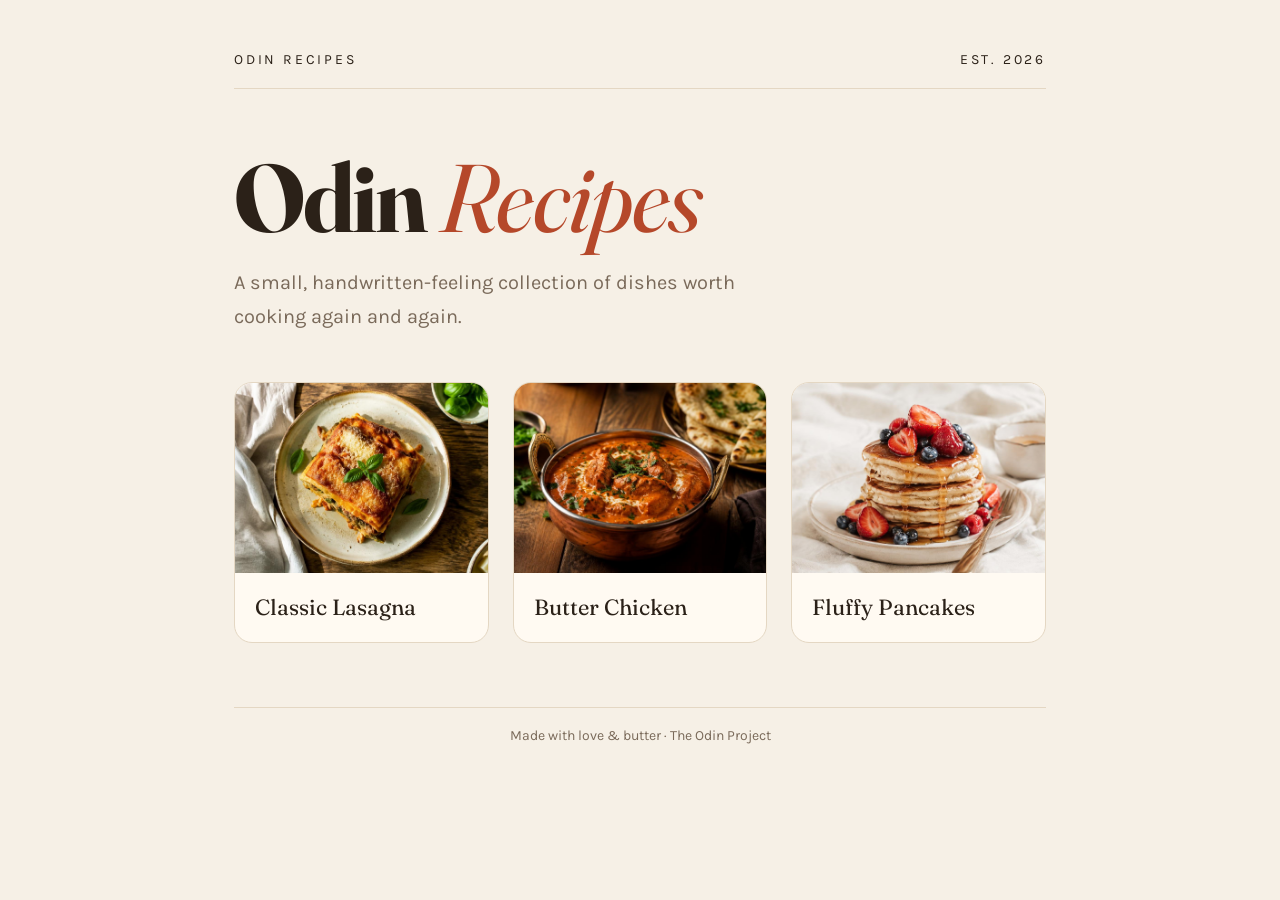
<file: index.html>
<!DOCTYPE html>
<html lang="en">
<head>
  <meta charset="UTF-8">
  <meta name="viewport" content="width=device-width, initial-scale=1.0">
  <title>Odin Recipes</title>
  <link rel="stylesheet" href="style.css">
</head>
<body>
  <div class="wrap">
    <nav class="top"><a href="index.html">Odin Recipes</a><span>Est. 2026</span></nav>
    <h1>Odin <em>Recipes</em></h1>
    <p class="lede">A small, handwritten-feeling collection of dishes worth cooking again and again.</p>
    <ul class="recipes">
      <li><a href="recipes/lasagna.html"><img src="images/lasagna.jpg" alt="Classic Lasagna"><span>Classic Lasagna</span></a></li>
      <li><a href="recipes/butter-chicken.html"><img src="images/butter-chicken.jpg" alt="Butter Chicken"><span>Butter Chicken</span></a></li>
      <li><a href="recipes/pancakes.html"><img src="images/pancakes.jpg" alt="Fluffy Pancakes"><span>Fluffy Pancakes</span></a></li>
    </ul>
    <footer>Made with love &amp; butter · The Odin Project</footer>
  </div>
</body>
</html>
</file>
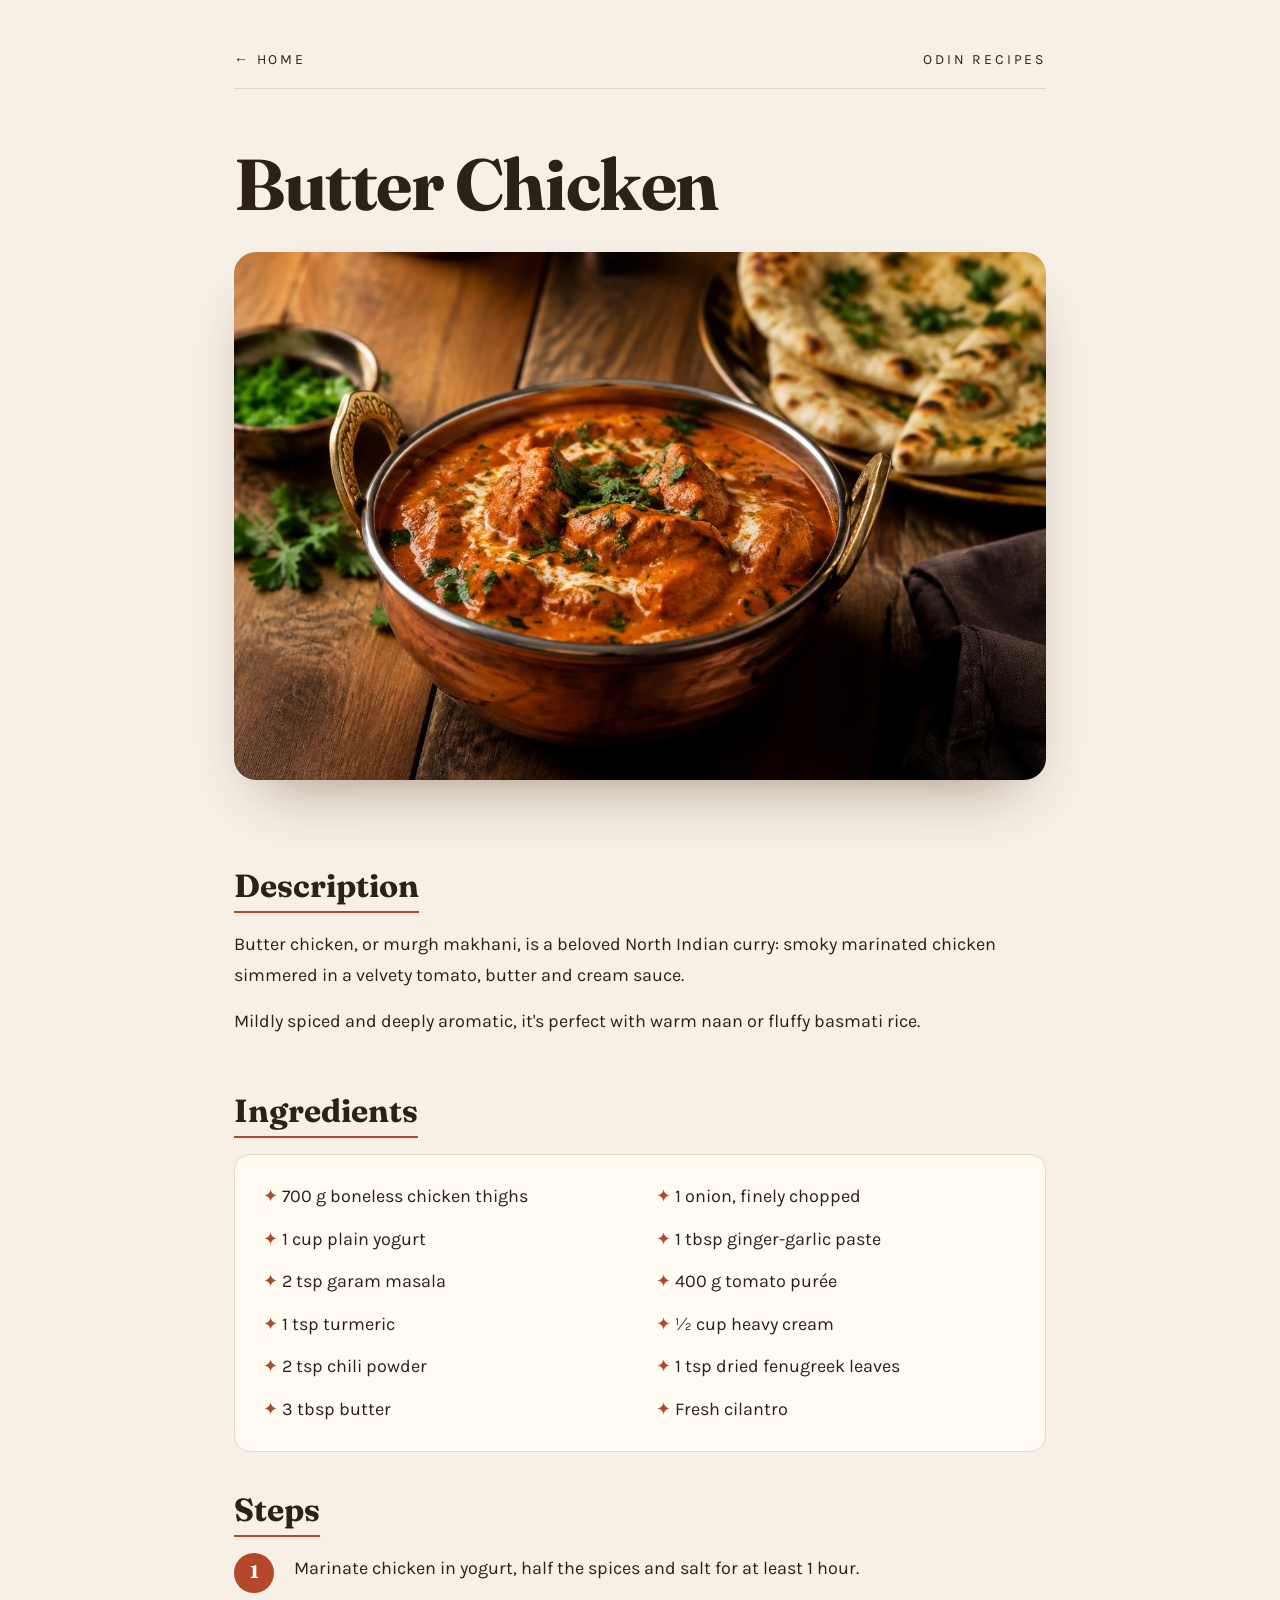
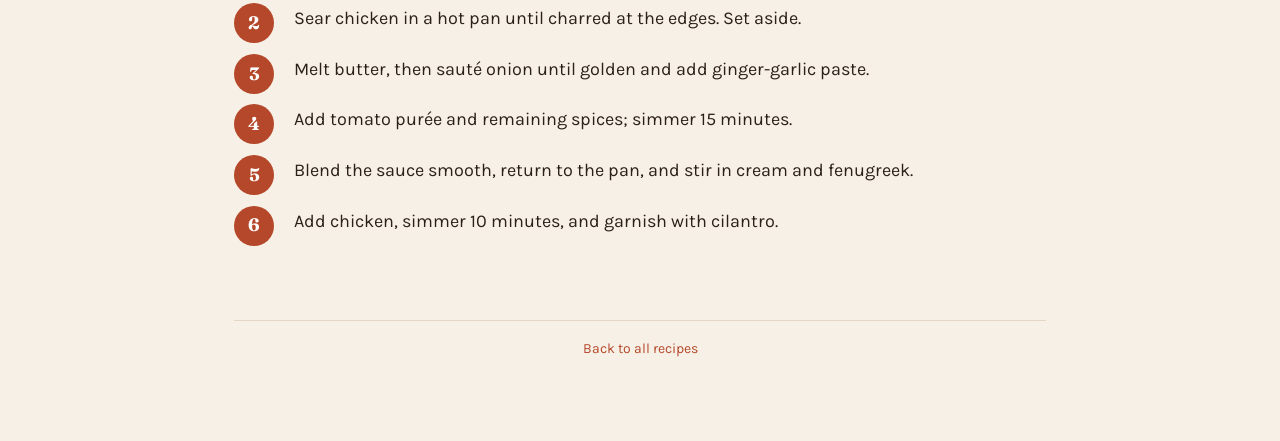
<file: recipes/butter-chicken.html>
<!DOCTYPE html>
<html lang="en">
<head>
  <meta charset="UTF-8">
  <meta name="viewport" content="width=device-width, initial-scale=1.0">
  <title>Butter Chicken | Odin Recipes</title>
  <link rel="stylesheet" href="../style.css">
</head>
<body>
  <div class="wrap recipe">
    <nav class="top"><a href="../index.html">← Home</a><span>Odin Recipes</span></nav>
    <h1>Butter Chicken</h1>
    <img class="hero" src="../images/butter-chicken.jpg" alt="Butter Chicken">
    <h2>Description</h2>
      <p>Butter chicken, or murgh makhani, is a beloved North Indian curry: smoky marinated chicken simmered in a velvety tomato, butter and cream sauce.</p>
      <p>Mildly spiced and deeply aromatic, it's perfect with warm naan or fluffy basmati rice.</p>
    <h2>Ingredients</h2>
    <ul>
      <li>700 g boneless chicken thighs</li>
      <li>1 cup plain yogurt</li>
      <li>2 tsp garam masala</li>
      <li>1 tsp turmeric</li>
      <li>2 tsp chili powder</li>
      <li>3 tbsp butter</li>
      <li>1 onion, finely chopped</li>
      <li>1 tbsp ginger-garlic paste</li>
      <li>400 g tomato purée</li>
      <li>½ cup heavy cream</li>
      <li>1 tsp dried fenugreek leaves</li>
      <li>Fresh cilantro</li>
    </ul>
    <h2>Steps</h2>
    <ol>
      <li>Marinate chicken in yogurt, half the spices and salt for at least 1 hour.</li>
      <li>Sear chicken in a hot pan until charred at the edges. Set aside.</li>
      <li>Melt butter, then sauté onion until golden and add ginger-garlic paste.</li>
      <li>Add tomato purée and remaining spices; simmer 15 minutes.</li>
      <li>Blend the sauce smooth, return to the pan, and stir in cream and fenugreek.</li>
      <li>Add chicken, simmer 10 minutes, and garnish with cilantro.</li>
    </ol>
    <footer><a href="../index.html">Back to all recipes</a></footer>
  </div>
</body>
</html>
</file>
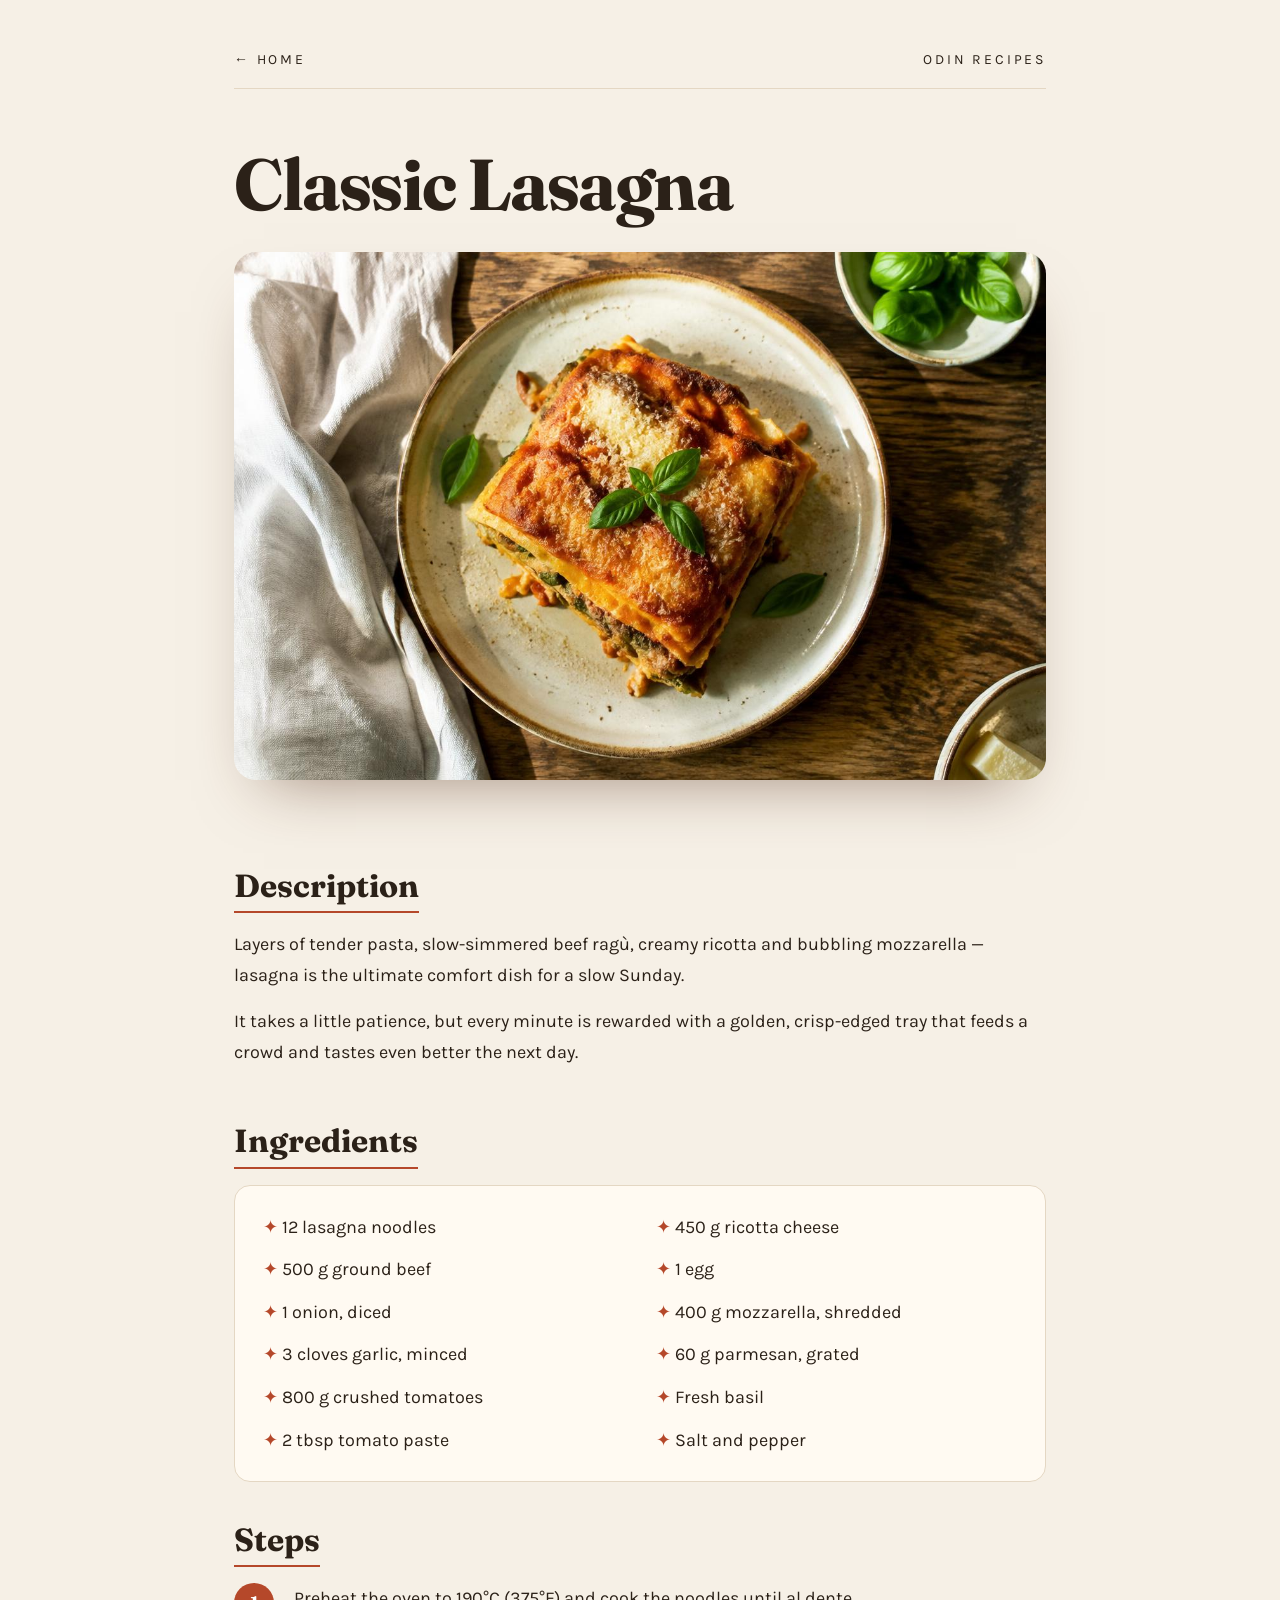
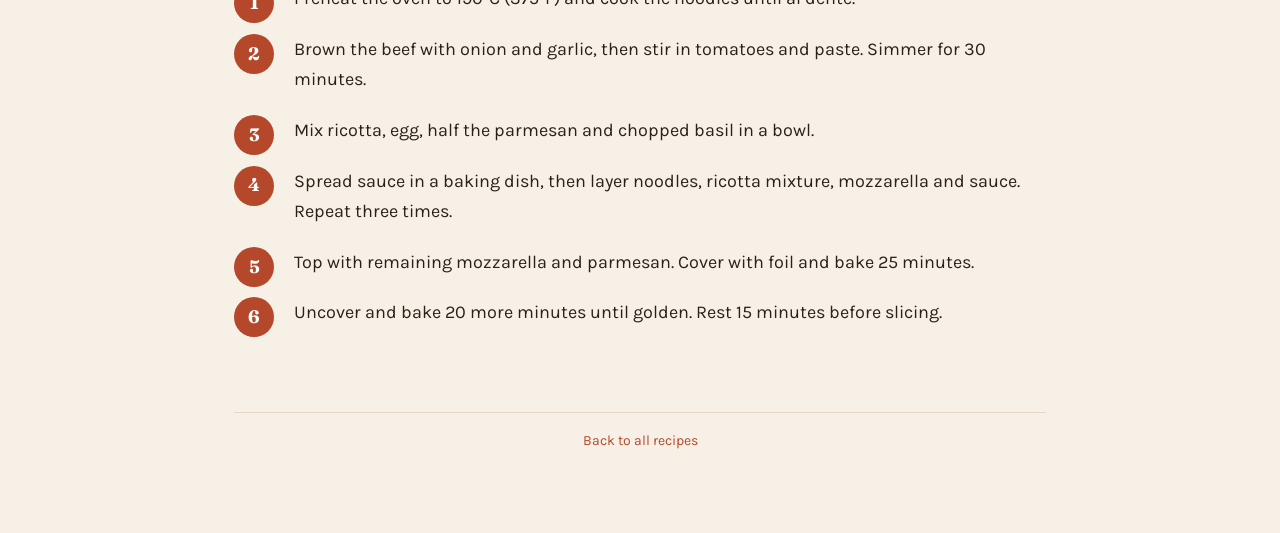
<file: recipes/lasagna.html>
<!DOCTYPE html>
<html lang="en">
<head>
  <meta charset="UTF-8">
  <meta name="viewport" content="width=device-width, initial-scale=1.0">
  <title>Classic Lasagna | Odin Recipes</title>
  <link rel="stylesheet" href="../style.css">
</head>
<body>
  <div class="wrap recipe">
    <nav class="top"><a href="../index.html">← Home</a><span>Odin Recipes</span></nav>
    <h1>Classic Lasagna</h1>
    <img class="hero" src="../images/lasagna.jpg" alt="Classic Lasagna">
    <h2>Description</h2>
      <p>Layers of tender pasta, slow-simmered beef ragù, creamy ricotta and bubbling mozzarella — lasagna is the ultimate comfort dish for a slow Sunday.</p>
      <p>It takes a little patience, but every minute is rewarded with a golden, crisp-edged tray that feeds a crowd and tastes even better the next day.</p>
    <h2>Ingredients</h2>
    <ul>
      <li>12 lasagna noodles</li>
      <li>500 g ground beef</li>
      <li>1 onion, diced</li>
      <li>3 cloves garlic, minced</li>
      <li>800 g crushed tomatoes</li>
      <li>2 tbsp tomato paste</li>
      <li>450 g ricotta cheese</li>
      <li>1 egg</li>
      <li>400 g mozzarella, shredded</li>
      <li>60 g parmesan, grated</li>
      <li>Fresh basil</li>
      <li>Salt and pepper</li>
    </ul>
    <h2>Steps</h2>
    <ol>
      <li>Preheat the oven to 190°C (375°F) and cook the noodles until al dente.</li>
      <li>Brown the beef with onion and garlic, then stir in tomatoes and paste. Simmer for 30 minutes.</li>
      <li>Mix ricotta, egg, half the parmesan and chopped basil in a bowl.</li>
      <li>Spread sauce in a baking dish, then layer noodles, ricotta mixture, mozzarella and sauce. Repeat three times.</li>
      <li>Top with remaining mozzarella and parmesan. Cover with foil and bake 25 minutes.</li>
      <li>Uncover and bake 20 more minutes until golden. Rest 15 minutes before slicing.</li>
    </ol>
    <footer><a href="../index.html">Back to all recipes</a></footer>
  </div>
</body>
</html>
</file>
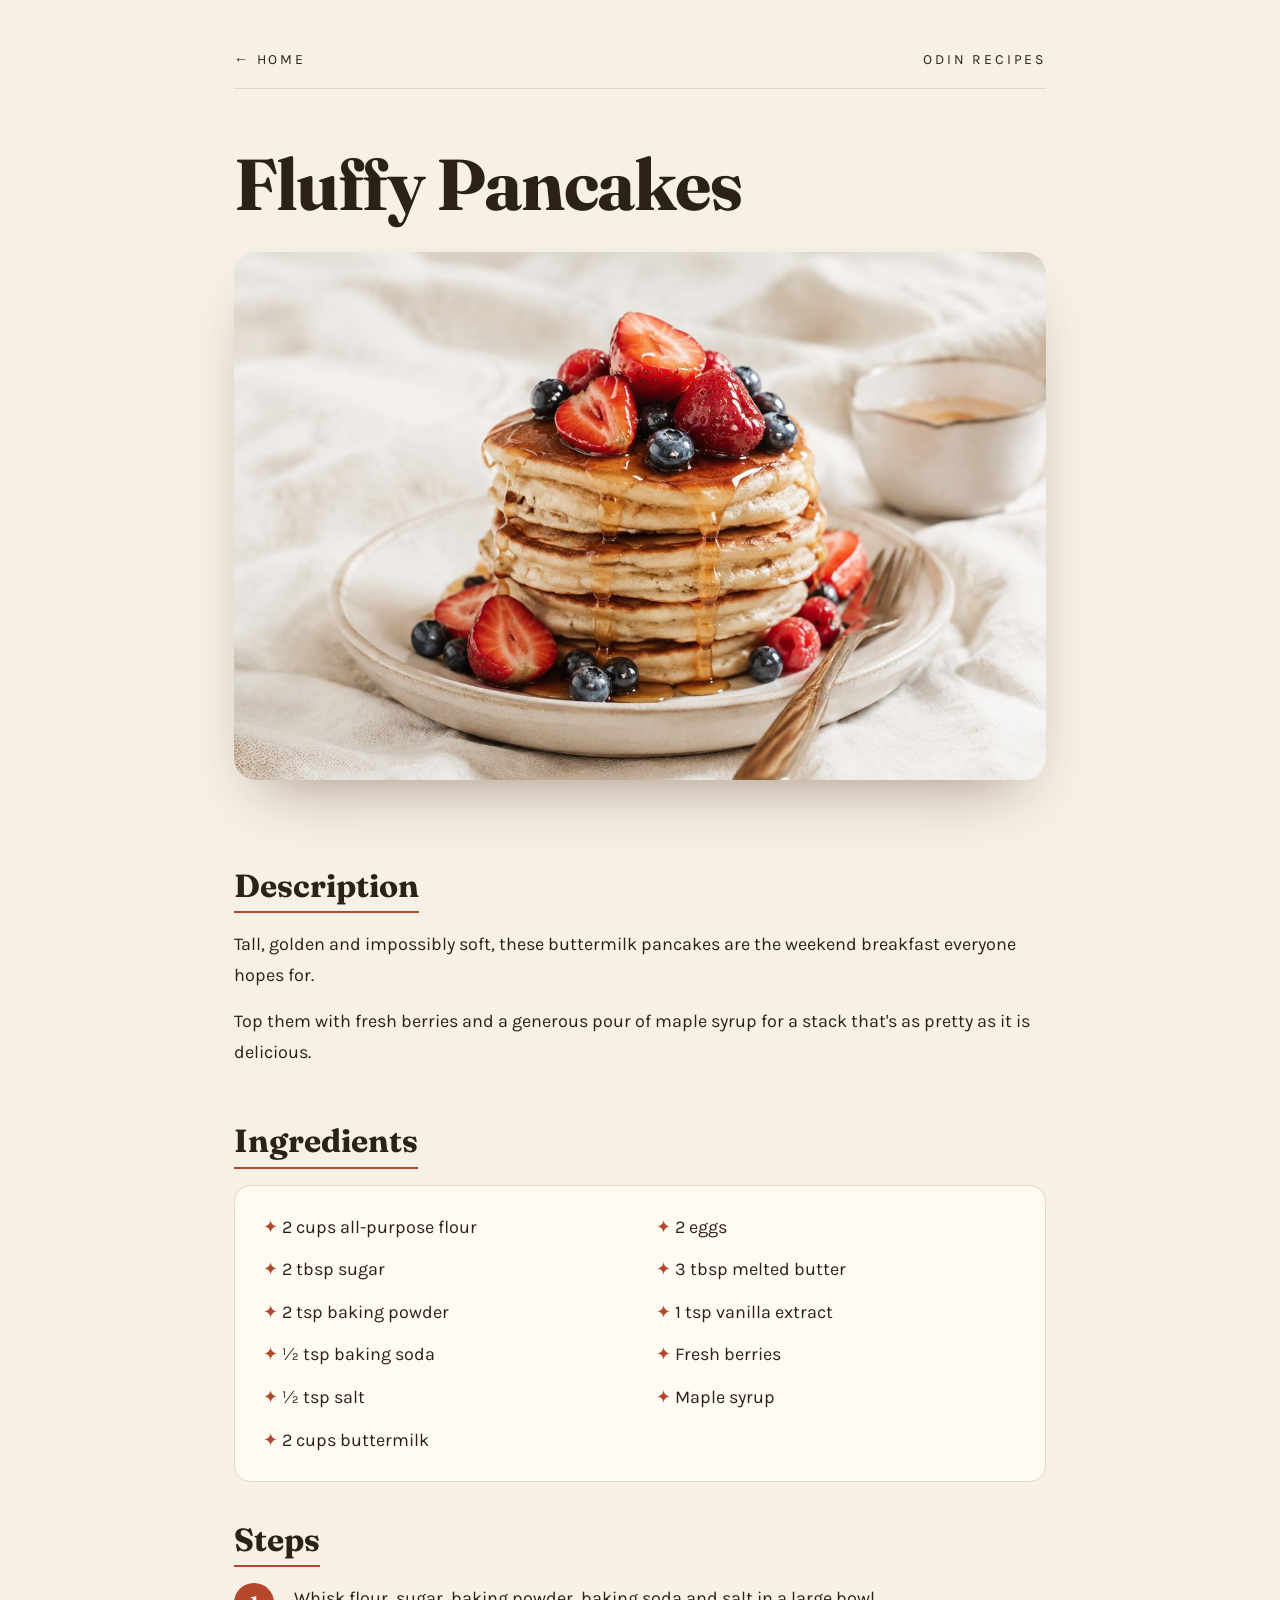
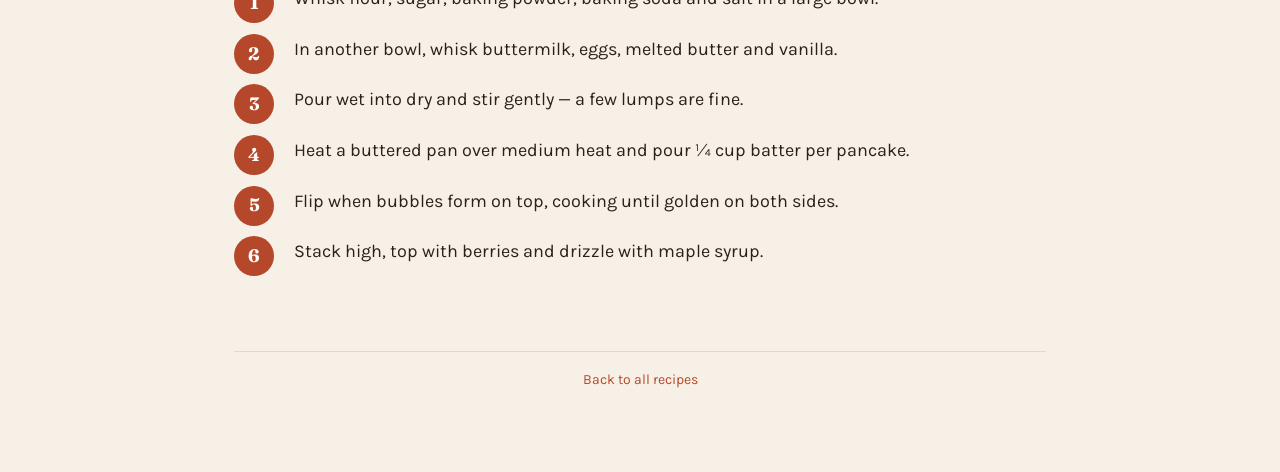
<file: recipes/pancakes.html>
<!DOCTYPE html>
<html lang="en">
<head>
  <meta charset="UTF-8">
  <meta name="viewport" content="width=device-width, initial-scale=1.0">
  <title>Fluffy Pancakes | Odin Recipes</title>
  <link rel="stylesheet" href="../style.css">
</head>
<body>
  <div class="wrap recipe">
    <nav class="top"><a href="../index.html">← Home</a><span>Odin Recipes</span></nav>
    <h1>Fluffy Pancakes</h1>
    <img class="hero" src="../images/pancakes.jpg" alt="Fluffy Pancakes">
    <h2>Description</h2>
      <p>Tall, golden and impossibly soft, these buttermilk pancakes are the weekend breakfast everyone hopes for.</p>
      <p>Top them with fresh berries and a generous pour of maple syrup for a stack that's as pretty as it is delicious.</p>
    <h2>Ingredients</h2>
    <ul>
      <li>2 cups all-purpose flour</li>
      <li>2 tbsp sugar</li>
      <li>2 tsp baking powder</li>
      <li>½ tsp baking soda</li>
      <li>½ tsp salt</li>
      <li>2 cups buttermilk</li>
      <li>2 eggs</li>
      <li>3 tbsp melted butter</li>
      <li>1 tsp vanilla extract</li>
      <li>Fresh berries</li>
      <li>Maple syrup</li>
    </ul>
    <h2>Steps</h2>
    <ol>
      <li>Whisk flour, sugar, baking powder, baking soda and salt in a large bowl.</li>
      <li>In another bowl, whisk buttermilk, eggs, melted butter and vanilla.</li>
      <li>Pour wet into dry and stir gently — a few lumps are fine.</li>
      <li>Heat a buttered pan over medium heat and pour ¼ cup batter per pancake.</li>
      <li>Flip when bubbles form on top, cooking until golden on both sides.</li>
      <li>Stack high, top with berries and drizzle with maple syrup.</li>
    </ol>
    <footer><a href="../index.html">Back to all recipes</a></footer>
  </div>
</body>
</html>
</file>
<file: style.css>
@import url('https://fonts.googleapis.com/css2?family=Fraunces:opsz,wght@9..144,400;9..144,700&family=Karla:wght@400;600&display=swap');
:root{--bg:#f6f0e6;--ink:#2b2118;--muted:#7a6a5a;--accent:#b5482a;--card:#fffaf2;--line:#e4d7c3}
*{box-sizing:border-box;margin:0;padding:0}
body{background:var(--bg);color:var(--ink);font-family:'Karla',sans-serif;line-height:1.7;font-size:18px}
a{color:var(--accent);text-decoration:none}
.wrap{max-width:860px;margin:0 auto;padding:48px 24px 80px}
.top{display:flex;justify-content:space-between;align-items:center;border-bottom:1px solid var(--line);padding-bottom:16px;margin-bottom:56px;font-size:14px;letter-spacing:.2em;text-transform:uppercase}
.top a{color:var(--ink)}.top a:hover{color:var(--accent)}
h1,h2{font-family:'Fraunces',serif;font-weight:700;line-height:1.1}
h1{font-size:clamp(48px,9vw,96px);letter-spacing:-.02em}
h1 em{color:var(--accent);font-style:italic;font-weight:400}
.lede{color:var(--muted);font-size:20px;margin:16px 0 48px;max-width:520px}
.recipes{list-style:none;display:grid;grid-template-columns:repeat(auto-fit,minmax(240px,1fr));gap:24px}
.recipes a{display:block;background:var(--card);border:1px solid var(--line);border-radius:18px;overflow:hidden;color:var(--ink);transition:transform .3s,box-shadow .3s}
.recipes a:hover{transform:translateY(-6px);box-shadow:0 20px 40px -20px rgba(80,40,20,.35)}
.recipes img{width:100%;aspect-ratio:4/3;object-fit:cover;display:block}
.recipes span{display:block;padding:16px 20px;font-family:'Fraunces',serif;font-size:22px}
.recipe h1{font-size:clamp(40px,7vw,72px);margin-bottom:28px}
.hero{width:100%;border-radius:22px;display:block;box-shadow:0 30px 60px -30px rgba(80,40,20,.5);margin-bottom:48px}
.recipe h2{font-size:32px;margin:40px 0 16px;padding-bottom:8px;border-bottom:2px solid var(--accent);display:inline-block}
.recipe p{margin-bottom:16px}
.recipe ul{list-style:none;background:var(--card);border:1px solid var(--line);border-radius:16px;padding:20px 28px;columns:2;column-gap:32px}
.recipe ul li{padding:6px 0;break-inside:avoid}.recipe ul li::before{content:"✦ ";color:var(--accent)}
.recipe ol{counter-reset:s;list-style:none}
.recipe ol li{counter-increment:s;position:relative;padding:0 0 20px 60px}
.recipe ol li::before{content:counter(s);position:absolute;left:0;top:0;width:40px;height:40px;border-radius:50%;background:var(--accent);color:#fff;display:grid;place-items:center;font-family:'Fraunces',serif;font-weight:700}
footer{margin-top:64px;padding-top:16px;border-top:1px solid var(--line);color:var(--muted);font-size:14px;text-align:center}
@media(max-width:600px){.recipe ul{columns:1}}
</file>
